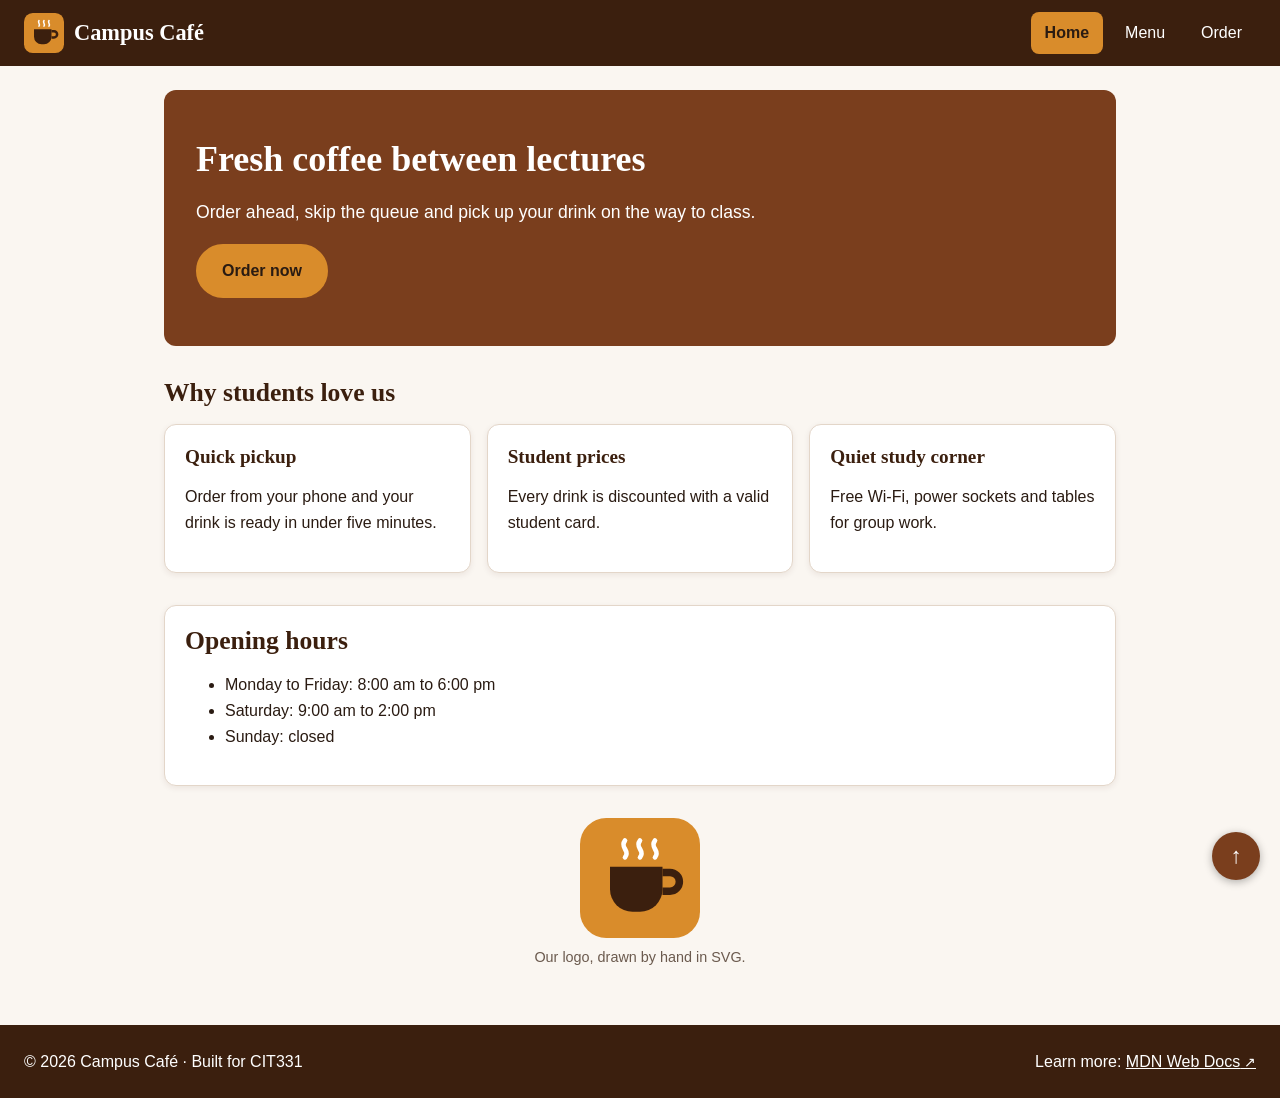
<file: index.html>
<!DOCTYPE html>
<html lang="en">
<head>
  <meta charset="UTF-8">
  <meta name="viewport" content="width=device-width, initial-scale=1.0">
  <meta name="description" content="Campus Café: fresh coffee, snacks and a quiet study space.">
  <title>Campus Café | Home</title>
  <link rel="stylesheet" href="css/styles.css">
</head>
<body id="top">
  <a class="skip-link" href="#main">Skip to main content</a>

  <header class="site-header">
    <a class="brand" href="index.html">
      <img src="images/logo.svg" alt="" width="40" height="40">
      <span>Campus Café</span>
    </a>
    <nav aria-label="Main">
      <ul class="nav-list">
        <li><a href="index.html" class="active" aria-current="page">Home</a></li>
        <li><a href="menu.html">Menu</a></li>
        <li><a href="order.html">Order</a></li>
      </ul>
    </nav>
  </header>

  <main id="main">
    <section class="hero">
      <h1>Fresh coffee between lectures</h1>
      <p>Order ahead, skip the queue and pick up your drink on the way to class.</p>
      <a class="btn" href="order.html">Order now</a>
    </section>

    <section class="highlights">
      <h2>Why students love us</h2>
      <div class="card-row">
        <article class="card">
          <h3>Quick pickup</h3>
          <p>Order from your phone and your drink is ready in under five minutes.</p>
        </article>

        <article class="card">
          <h3>Student prices</h3>
          <p>Every drink is discounted with a valid student card.</p>
        </article>

        <article class="card">
          <h3>Quiet study corner</h3>
          <p>Free Wi-Fi, power sockets and tables for group work.</p>
        </article>
      </div>
    </section>

    <aside class="card notice">
      <h2>Opening hours</h2>
      <ul>
        <li>Monday to Friday: <time datetime="08:00">8:00 am</time> to <time datetime="18:00">6:00 pm</time></li>
        <li>Saturday: <time datetime="09:00">9:00 am</time> to <time datetime="14:00">2:00 pm</time></li>
        <li>Sunday: closed</li>
      </ul>
    </aside>

    <figure class="logo-figure">
      <img src="images/logo.svg" alt="Campus Café logo: a coffee cup with steam" width="120" height="120">
      <figcaption>Our logo, drawn by hand in SVG.</figcaption>
    </figure>
  </main>

  <footer class="site-footer">
    <p>&copy; 2026 Campus Café &middot; Built for CIT331</p>
    <p>Learn more: <a href="https://developer.mozilla.org/" target="_blank" rel="noopener noreferrer">MDN Web Docs</a></p>
  </footer>

  <a class="back-to-top" href="#top" aria-label="Back to top">&uarr;</a>
</body>
</html>
</file>
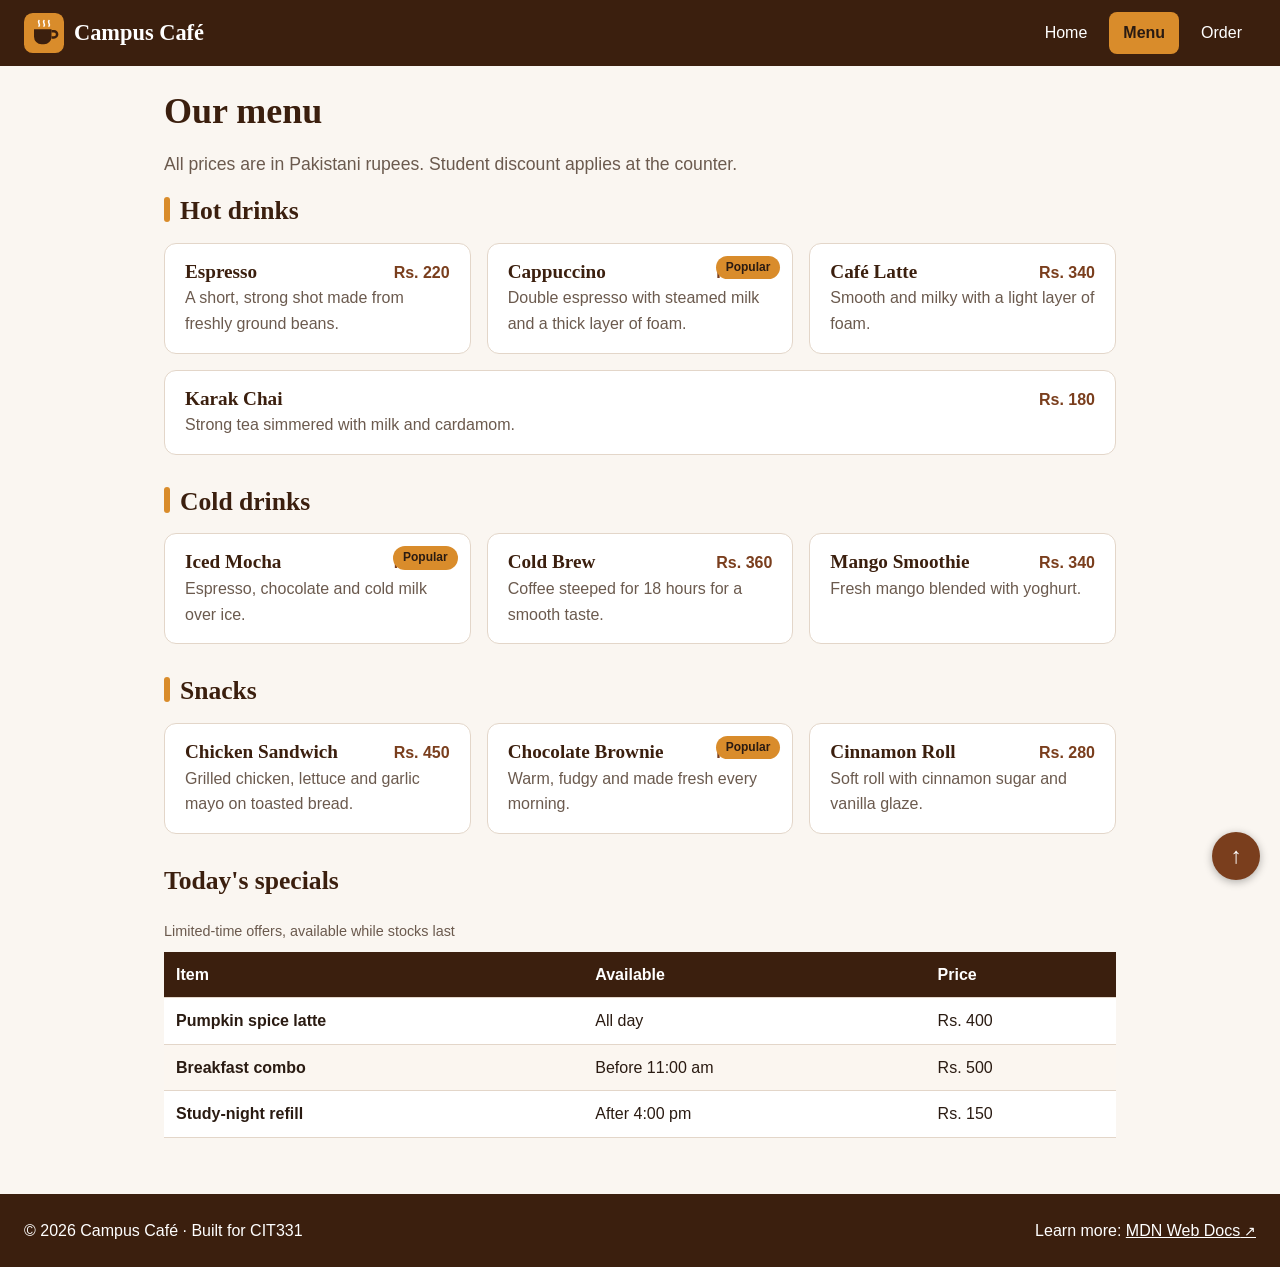
<file: menu.html>
<!DOCTYPE html>
<html lang="en">
<head>
  <meta charset="UTF-8">
  <meta name="viewport" content="width=device-width, initial-scale=1.0">
  <meta name="description" content="The Campus Café menu: hot drinks, cold drinks and snacks.">
  <title>Campus Café | Menu</title>
  <link rel="stylesheet" href="css/styles.css">
</head>
<body id="top">
  <a class="skip-link" href="#main">Skip to main content</a>

  <header class="site-header">
    <a class="brand" href="index.html">
      <img src="images/logo.svg" alt="" width="40" height="40">
      <span>Campus Café</span>
    </a>
    <nav aria-label="Main">
      <ul class="nav-list">
        <li><a href="index.html">Home</a></li>
        <li><a href="menu.html" class="active" aria-current="page">Menu</a></li>
        <li><a href="order.html">Order</a></li>
      </ul>
    </nav>
  </header>

  <main id="main">
    <h1>Our menu</h1>
    <p>All prices are in Pakistani rupees. Student discount applies at the counter.</p>

    <section class="menu-group">
      <h2>Hot drinks</h2>
      <div class="menu-list">
        <article class="menu-item">
          <div class="item-head">
            <h3>Espresso</h3>
            <span class="price">Rs. 220</span>
          </div>
          <p>A short, strong shot made from freshly ground beans.</p>
        </article>

        <article class="menu-item">
          <span class="badge">Popular</span>
          <div class="item-head">
            <h3>Cappuccino</h3>
            <span class="price">Rs. 320</span>
          </div>
          <p>Double espresso with steamed milk and a thick layer of foam.</p>
        </article>

        <article class="menu-item">
          <div class="item-head">
            <h3>Caf&eacute; Latte</h3>
            <span class="price">Rs. 340</span>
          </div>
          <p>Smooth and milky with a light layer of foam.</p>
        </article>

        <article class="menu-item">
          <div class="item-head">
            <h3>Karak Chai</h3>
            <span class="price">Rs. 180</span>
          </div>
          <p>Strong tea simmered with milk and cardamom.</p>
        </article>
      </div>
    </section>

    <section class="menu-group">
      <h2>Cold drinks</h2>
      <div class="menu-list">
        <article class="menu-item">
          <span class="badge">Popular</span>
          <div class="item-head">
            <h3>Iced Mocha</h3>
            <span class="price">Rs. 380</span>
          </div>
          <p>Espresso, chocolate and cold milk over ice.</p>
        </article>

        <article class="menu-item">
          <div class="item-head">
            <h3>Cold Brew</h3>
            <span class="price">Rs. 360</span>
          </div>
          <p>Coffee steeped for 18 hours for a smooth taste.</p>
        </article>

        <article class="menu-item">
          <div class="item-head">
            <h3>Mango Smoothie</h3>
            <span class="price">Rs. 340</span>
          </div>
          <p>Fresh mango blended with yoghurt.</p>
        </article>
      </div>
    </section>

    <section class="menu-group">
      <h2>Snacks</h2>
      <div class="menu-list">
        <article class="menu-item">
          <div class="item-head">
            <h3>Chicken Sandwich</h3>
            <span class="price">Rs. 450</span>
          </div>
          <p>Grilled chicken, lettuce and garlic mayo on toasted bread.</p>
        </article>

        <article class="menu-item">
          <span class="badge">Popular</span>
          <div class="item-head">
            <h3>Chocolate Brownie</h3>
            <span class="price">Rs. 250</span>
          </div>
          <p>Warm, fudgy and made fresh every morning.</p>
        </article>

        <article class="menu-item">
          <div class="item-head">
            <h3>Cinnamon Roll</h3>
            <span class="price">Rs. 280</span>
          </div>
          <p>Soft roll with cinnamon sugar and vanilla glaze.</p>
        </article>
      </div>
    </section>

    <section class="specials">
      <h2>Today's specials</h2>
      <div class="table-wrap">
        <table>
          <caption>Limited-time offers, available while stocks last</caption>
          <thead>
            <tr>
              <th scope="col">Item</th>
              <th scope="col">Available</th>
              <th scope="col">Price</th>
            </tr>
          </thead>
          <tbody>
            <tr>
              <th scope="row">Pumpkin spice latte</th>
              <td>All day</td>
              <td>Rs. 400</td>
            </tr>
            <tr>
              <th scope="row">Breakfast combo</th>
              <td>Before 11:00 am</td>
              <td>Rs. 500</td>
            </tr>
            <tr>
              <th scope="row">Study-night refill</th>
              <td>After 4:00 pm</td>
              <td>Rs. 150</td>
            </tr>
          </tbody>
        </table>
      </div>
    </section>
  </main>

  <footer class="site-footer">
    <p>&copy; 2026 Campus Caf&eacute; &middot; Built for CIT331</p>
    <p>Learn more: <a href="https://developer.mozilla.org/" target="_blank" rel="noopener noreferrer">MDN Web Docs</a></p>
  </footer>

  <a class="back-to-top" href="#top" aria-label="Back to top">&uarr;</a>
</body>
</html>
</file>
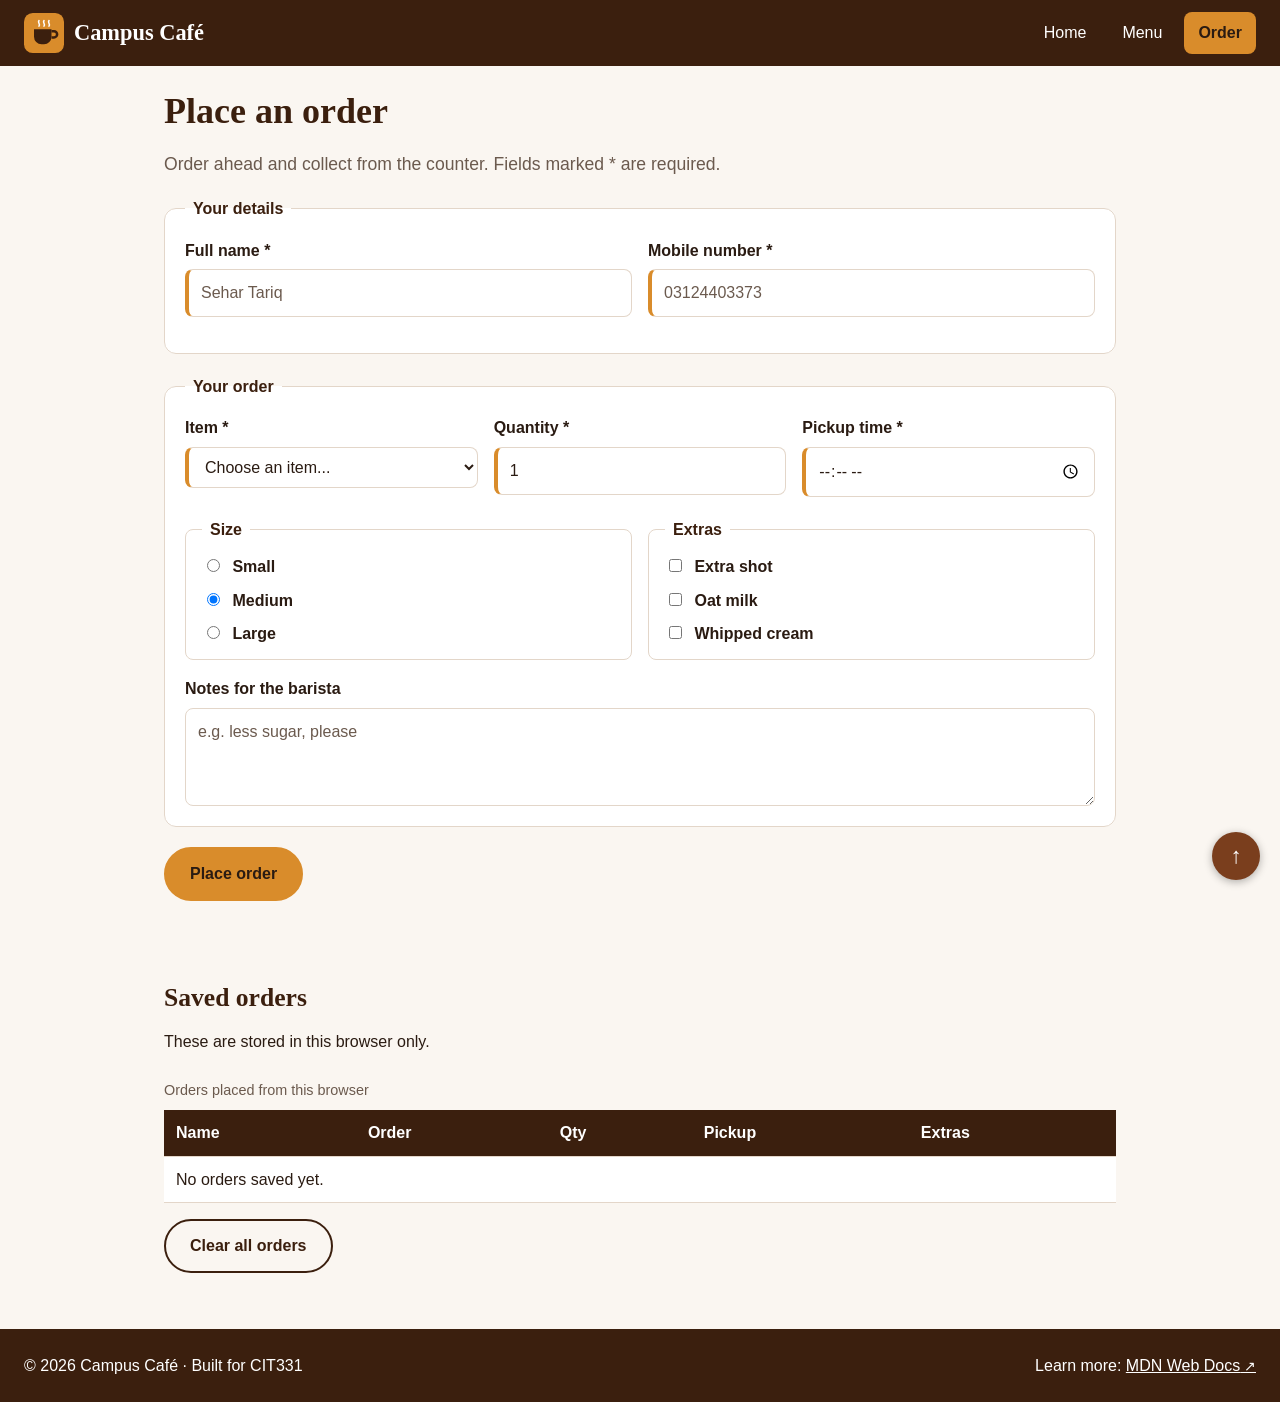
<file: order.html>
<!DOCTYPE html>
<html lang="en">
<head>
  <meta charset="UTF-8">
  <meta name="viewport" content="width=device-width, initial-scale=1.0">
  <meta name="description" content="Order ahead from Campus Café and collect at the counter.">
  <title>Campus Café | Order</title>
  <link rel="stylesheet" href="css/styles.css">
  <script src="js/order.js" defer></script>

</head>
<body id="top">
  <a class="skip-link" href="#main">Skip to main content</a>

  <header class="site-header">
    <a class="brand" href="index.html">
      <img src="images/logo.svg" alt="" width="40" height="40">
      <span>Campus Café</span>
    </a>

    <nav aria-label="Main">
      <ul class="nav-list">
        <li><a href="index.html">Home</a></li>
        <li><a href="menu.html">Menu</a></li>
        <li><a href="order.html" class="active" aria-current="page">Order</a></li>
      </ul>
    </nav>
  </header>
  
<main id="main">
  <h1>Place an order</h1>
  <p>Order ahead and collect from the counter. Fields marked * are required.</p>

  <form id="order-form" action="#" method="post">
    <fieldset>
      <legend>Your details</legend>

      <div class="form-row">
        <div class="field">
          <label for="name">Full name *</label>
          
    <input type="text" id="name" name="name"
       required minlength="3" maxlength="50"
       placeholder="Sehar Tariq" autocomplete="name">

        </div>

        <div class="field">
          <label for="phone">Mobile number *</label>
          <input type="tel" id="phone" name="phone"
                 required pattern="03[0-9]{9}"
                 title="11 digits starting with 03, for example 03124403373"
                 
         placeholder="03124403373"  autocomplete="tel">
        </div>
      </div>
    </fieldset>

    <fieldset>
      <legend>Your order</legend>

      <div class="form-row">
        <div class="field">
          <label for="item">Item *</label>
          <select id="item" name="item" required>
            <option value="">Choose an item...</option>
            <option>Espresso</option>
            <option>Cappuccino</option>
            <option>Cafe Latte</option>
            <option>Karak Chai</option>
            <option>Iced Mocha</option>
            <option>Cold Brew</option>
            <option>Mango Smoothie</option>
            <option>Chicken Sandwich</option>
            <option>Chocolate Brownie</option>
            <option>Cinnamon Roll</option>
          </select>
        </div>

        <div class="field">
          <label for="qty">Quantity *</label>
          <input type="number" id="qty" name="qty"
                 required min="1" max="10" value="1">
        </div>

        <div class="field">
          <label for="pickup">Pickup time *</label>
          <input type="time" id="pickup" name="pickup"
                 required min="08:00" max="18:00">
        </div>
      </div>

      <div class="form-row">
        <fieldset class="choice">
          <legend>Size</legend>
          <label><input type="radio" name="size" value="Small"> Small</label>
          <label><input type="radio" name="size" value="Medium" checked> Medium</label>
          <label><input type="radio" name="size" value="Large"> Large</label>
        </fieldset>

        <fieldset class="choice">
          <legend>Extras</legend>
          <label><input type="checkbox" name="extras" value="Extra shot"> Extra shot</label>
          <label><input type="checkbox" name="extras" value="Oat milk"> Oat milk</label>
          <label><input type="checkbox" name="extras" value="Whipped cream"> Whipped cream</label>
        </fieldset>
      </div>

      <div class="field">
        <label for="notes">Notes for the barista</label>
        <textarea id="notes" name="notes" rows="3" maxlength="200"
                  placeholder="e.g. less sugar, please"></textarea>
      </div>
    </fieldset>

    <button type="submit" class="btn">Place order</button>
    <p id="message" role="status" aria-live="polite"></p>
  </form>

  <section class="saved-orders">
    <h2>Saved orders</h2>
    <p>These are stored in this browser only.</p>

    <div class="table-wrap">
      <table>
        <caption>Orders placed from this browser</caption>
        <thead>
          <tr>
            <th scope="col">Name</th>
            <th scope="col">Order</th>
            <th scope="col">Qty</th>
            <th scope="col">Pickup</th>
            <th scope="col">Extras</th>
          </tr>
        </thead>
        <tbody id="orders-body"></tbody>
      </table>
    </div>

    <button type="button" id="clear-orders"
            class="btn btn-secondary">Clear all orders</button>
  </section>
</main>


  <footer class="site-footer">
    <p>&copy; 2026 Campus Café &middot; Built for CIT331</p>
    <p>Learn more: <a href="https://developer.mozilla.org/" target="_blank" rel="noopener noreferrer">MDN Web Docs</a></p>
  </footer>

  <a class="back-to-top" href="#top" aria-label="Back to top">&uarr;</a>
</body>
</html>
</file>
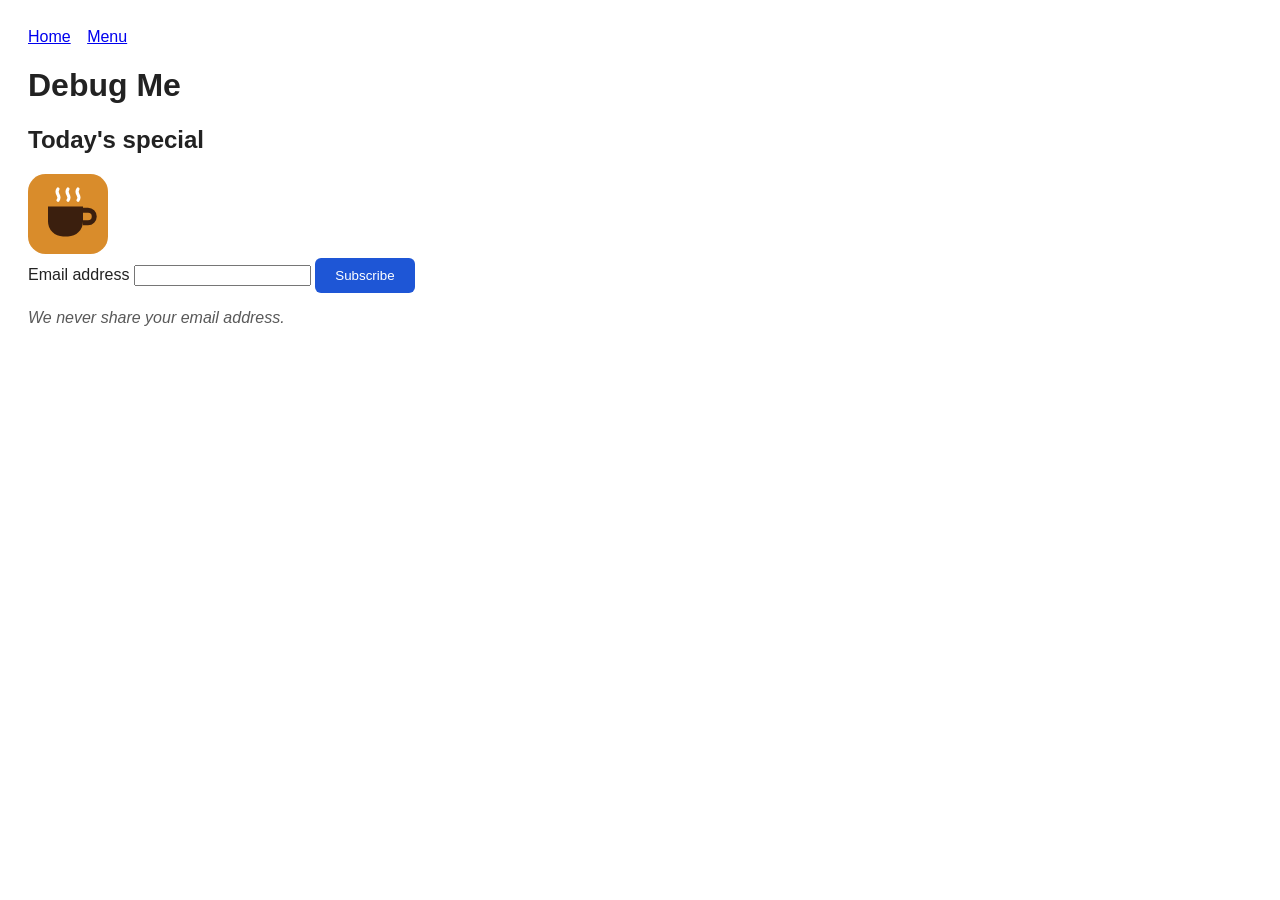
<file: debug/bugs.html>
<!DOCTYPE html>
<html lang="en">
<head>
  <meta charset="UTF-8">
  <meta name="viewport" content="width=device-width, initial-scale=1.0">
  <title>Debug Me</title>
  <link rel="stylesheet" href="bugs.css">
</head>
<body>
  <nav class="menu" aria-label="Main navigation">
    <a href="../index.html">Home</a>
    <a href="../menu.html">Menu</a>
  </nav>

  <main>
    <h1>Debug Me</h1>
    <h2>Today's special</h2>

    <img
      src="../images/logo.svg"
      width="80"
      height="80"
      alt="Campus Café logo"
    >

    <form>
      <label for="email">Email address</label>
      <input type="email" id="email" name="email" required>
      <button class="btn" type="submit">Subscribe</button>
    </form>

    <p class="note">We never share your email address.</p>
  </main>
</body>
</html>
</file>
<file: css/styles.css>
/* ===== Campus Café: styles.css ===== */

/* ---------- 1. Reset, tokens and base typography ---------- */
*, *::before, *::after {
  box-sizing: border-box;
}

:root {
  --brand: #7a3e1d;
  --brand-dark: #3b1f0e;
  --accent: #d98c2b;
  --bg: #faf6f1;
  --surface: #ffffff;
  --text: #2a1b12;
  --muted: #6b5a4e;
  --border: #e3d6c9;
  --space: 16px;
  --radius: 12px;
}

body {
  margin: 0;
  font-family: "Segoe UI", Arial, sans-serif;
  font-size: 1rem;
  line-height: 1.6;
  color: var(--text);
  background: var(--bg);
  min-height: 100vh;
  display: flex;
  flex-direction: column;
}

/* ---------- 2. Headings, links, focus ---------- */
h1, h2, h3 {
  font-family: Georgia, "Times New Roman", serif;
  color: var(--brand-dark);
  line-height: 1.2;
}

h1 {
  font-size: 2.25rem;
  margin: 0 0 var(--space);
}

h2 {
  font-size: 1.6rem;
  margin: 0 0 var(--space);
}

h3 {
  font-size: 1.2rem;
  margin: 0 0 8px;
}

a {
  color: var(--brand);
}

a:hover {
  color: var(--brand-dark);
  text-decoration-thickness: 3px;
}

a:focus-visible,
button:focus-visible,
input:focus-visible,
select:focus-visible,
textarea:focus-visible {
  outline: 3px solid var(--brand);
  outline-offset: 3px;
}

/* ---------- 3. Page shell ---------- */
#main {
  max-width: 1000px;
  width: 100%;
  margin: 0 auto;
  padding: 24px;
  flex: 1;
}

main > section,
main > aside,
main > figure {
  margin: 0 0 32px;
}

h1 + p {
  font-size: 1.1rem;
  color: var(--muted);
}

/* ---------- 4. Header and navigation ---------- */
.site-header {
  display: flex;
  flex-wrap: wrap;
  align-items: center;
  justify-content: space-between;
  gap: 12px;
  position: sticky;
  top: 0;
  z-index: 100;
  background: var(--brand-dark);
  color: #fff;
  padding: 12px 24px;
}

.brand {
  display: flex;
  align-items: center;
  gap: 10px;
  color: #fff;
  text-decoration: none;
  font-family: Georgia, "Times New Roman", serif;
  font-size: 1.4rem;
  font-weight: 700;
}

.nav-list {
  display: flex;
  gap: 8px;
  list-style: none;
  margin: 0;
  padding: 0;
}

.nav-list li {
  display: inline-block;
}

.nav-list a {
  display: inline-block;
  color: #fff;
  text-decoration: none;
  padding: 8px 14px;
  border-radius: 8px;
}

.nav-list a:not(.active):hover {
  background: rgba(255, 255, 255, 0.18);
}

.nav-list a.active {
  background: var(--accent);
  color: var(--text);
  font-weight: 700;
}

/* ---------- 5. Footer ---------- */
.site-footer {
  display: flex;
  flex-wrap: wrap;
  align-items: center;
  justify-content: space-between;
  gap: 8px 24px;
  background: var(--brand-dark);
  color: #fff;
  padding: 20px 24px;
}

.site-footer p {
  margin: 4px 0;
}

.site-footer a {
  color: #fff;
}

/* ---------- 6. Hero, buttons, cards ---------- */
.hero {
  background: var(--brand);
  color: #fff;
  padding: 48px 32px;
  border-radius: var(--radius);
}

.hero h1,
.hero p {
  color: #fff;
}

.hero h1 {
  margin-bottom: 12px;
}

.btn {
  display: inline-block;
  background: var(--accent);
  color: var(--text);
  font: inherit;
  font-weight: 700;
  padding: 12px 24px;
  border: 2px solid var(--accent);
  border-radius: 999px;
  text-decoration: none;
  cursor: pointer;
}

.btn:hover {
  background: var(--brand-dark);
  border-color: var(--brand-dark);
  color: #fff;
}

.btn-secondary {
  background: transparent;
  color: var(--brand-dark);
  border-color: var(--brand-dark);
}

.btn-secondary:hover {
  background: var(--brand-dark);
  color: #fff;
}

.card {
  background: var(--surface);
  border: 1px solid var(--border);
  border-radius: var(--radius);
  padding: 20px;
  box-shadow: 0 2px 6px rgba(59, 31, 14, 0.08);
}

.logo-figure {
  text-align: center;
}

figcaption {
  color: var(--muted);
  font-size: 0.9rem;
}

/* ---------- 7. Menu, tables ---------- */
.menu-group h2::before {
  content: "";
  display: inline-block;
  width: 6px;
  height: 1em;
  margin-right: 10px;
  background: var(--accent);
  border-radius: 3px;
  vertical-align: -0.12em;
}

.menu-item {
  position: relative;
  flex: 1 1 300px;
  background: var(--surface);
  border: 1px solid var(--border);
  border-radius: var(--radius);
  padding: 16px 20px;
  margin-bottom: 0;
}

.menu-item p {
  margin: 0;
  color: var(--muted);
}

.item-head h3 {
  margin: 0;
}

.price {
  font-weight: 700;
  color: var(--brand);
}

table {
  width: 100%;
  border-collapse: collapse;
  background: var(--surface);
}

caption {
  text-align: left;
  padding: 8px 0;
  color: var(--muted);
  font-size: 0.9rem;
}

th, td {
  text-align: left;
  padding: 10px 12px;
  border-bottom: 1px solid var(--border);
}

thead th {
  background: var(--brand-dark);
  color: #fff;
}

tbody th {
  font-weight: 600;
}

tbody tr:nth-child(even) {
  background: #fbf6f0;
}

/* ---------- 8. Attribute selectors and pseudo-elements ---------- */
a[href^="http"]::after {
  content: " \2197";
  font-size: 0.85em;
}

/* ---------- 9. Forms ---------- */
form > fieldset {
  background: var(--surface);
  border: 1px solid var(--border);
  border-radius: var(--radius);
  padding: 16px 20px;
  margin: 0 0 20px;
}

legend {
  font-weight: 700;
  padding: 0 8px;
  color: var(--brand-dark);
}

label {
  font-weight: 600;
}

input, select, textarea {
  font: inherit;
  width: 100%;
  padding: 10px 12px;
  border: 1px solid var(--border);
  border-radius: 8px;
  background: #fff;
  color: var(--text);
}

input[type="radio"],
input[type="checkbox"] {
  width: auto;
  margin-right: 8px;
}

input[required],
select[required] {
  border-left: 4px solid var(--accent);
}

input[placeholder]:not(:placeholder-shown):invalid {
  border-color: #b3261e;
}

::placeholder {
  color: var(--muted);
  opacity: 1;
}

#message {
  min-height: 1.6em;
  font-weight: 600;
  color: #0a6b50;
}

/* ---------- 10. Positioning ---------- */
.badge {
  position: absolute;
  top: 12px;
  right: 12px;
  background: var(--accent);
  color: var(--text);
  font-size: 0.75rem;
  font-weight: 700;
  padding: 2px 10px;
  border-radius: 999px;
}

.back-to-top {
  position: fixed;
  right: 20px;
  bottom: 20px;
  width: 48px;
  height: 48px;
  display: flex;
  align-items: center;
  justify-content: center;
  background: var(--brand);
  color: #fff;
  font-size: 1.4rem;
  text-decoration: none;
  border-radius: 50%;
  box-shadow: 0 2px 8px rgba(0, 0, 0, 0.3);
}

.back-to-top:hover {
  background: var(--brand-dark);
  color: #fff;
}

.skip-link {
  position: absolute;
  left: -9999px;
  top: 0;
}

.skip-link:focus {
  left: 8px;
  top: 8px;
  z-index: 200;
  background: #fff;
  color: var(--brand-dark);
  padding: 8px 14px;
  border-radius: 8px;
}

/* ---------- 11. Flexbox: cards and menu ---------- */
.card-row {
  display: flex;
  flex-wrap: wrap;
  gap: 16px;
}

.card-row > .card {
  flex: 1 1 260px;
}

.menu-list {
  display: flex;
  flex-wrap: wrap;
  gap: 16px;
}

.item-head {
  display: flex;
  justify-content: space-between;
  align-items: baseline;
  gap: 12px;
}

/* ---------- 12. Flexbox: form layout ---------- */
.form-row {
  display: flex;
  flex-wrap: wrap;
  gap: 16px;
  margin-bottom: 16px;
}

.form-row > .field,
.form-row > .choice {
  flex: 1 1 220px;
}

.field {
  display: flex;
  flex-direction: column;
  gap: 6px;
  margin-bottom: 4px;
}

fieldset.choice {
  display: flex;
  flex-direction: column;
  gap: 8px;
  margin: 0;
  border: 1px solid var(--border);
  border-radius: 8px;
  padding: 12px 16px;
}

.saved-orders {
  margin-top: 40px;
}

.table-wrap {
  overflow-x: auto;
  margin-bottom: 16px;
}

/* ---------- 13. Responsive ---------- */
img {
  max-width: 100%;
  height: auto;
}

@media (max-width: 768px) {
  h1 {
    font-size: 1.9rem;
  }

  #main {
    padding: 16px;
  }

  .hero {
    padding: 32px 20px;
  }

  .site-header {
    flex-direction: column;
    align-items: flex-start;
  }
}

@media (max-width: 480px) {
  .nav-list {
    flex-wrap: wrap;
  }

  .btn {
    display: block;
    width: 100%;
    text-align: center;
  }

  .site-footer {
    flex-direction: column;
    align-items: flex-start;
  }
}
</file>
<file: debug/bugs.css>
body {
  font-family: Arial, sans-serif;
  background: #ffffff;
  color: #222222;
  padding: 20px;
}

.menu a {
  margin-right: 12px;
}

.btn {
  background: #1e56d6;
  color: #ffffff;
  padding: 10px 20px;
  border: none;
  border-radius: 6px;
}

.btn:hover {
  background: #0b1f3a;
  cursor: pointer;
}

.note {
  font-style: italic;
  color: #595959;
}
</file>
